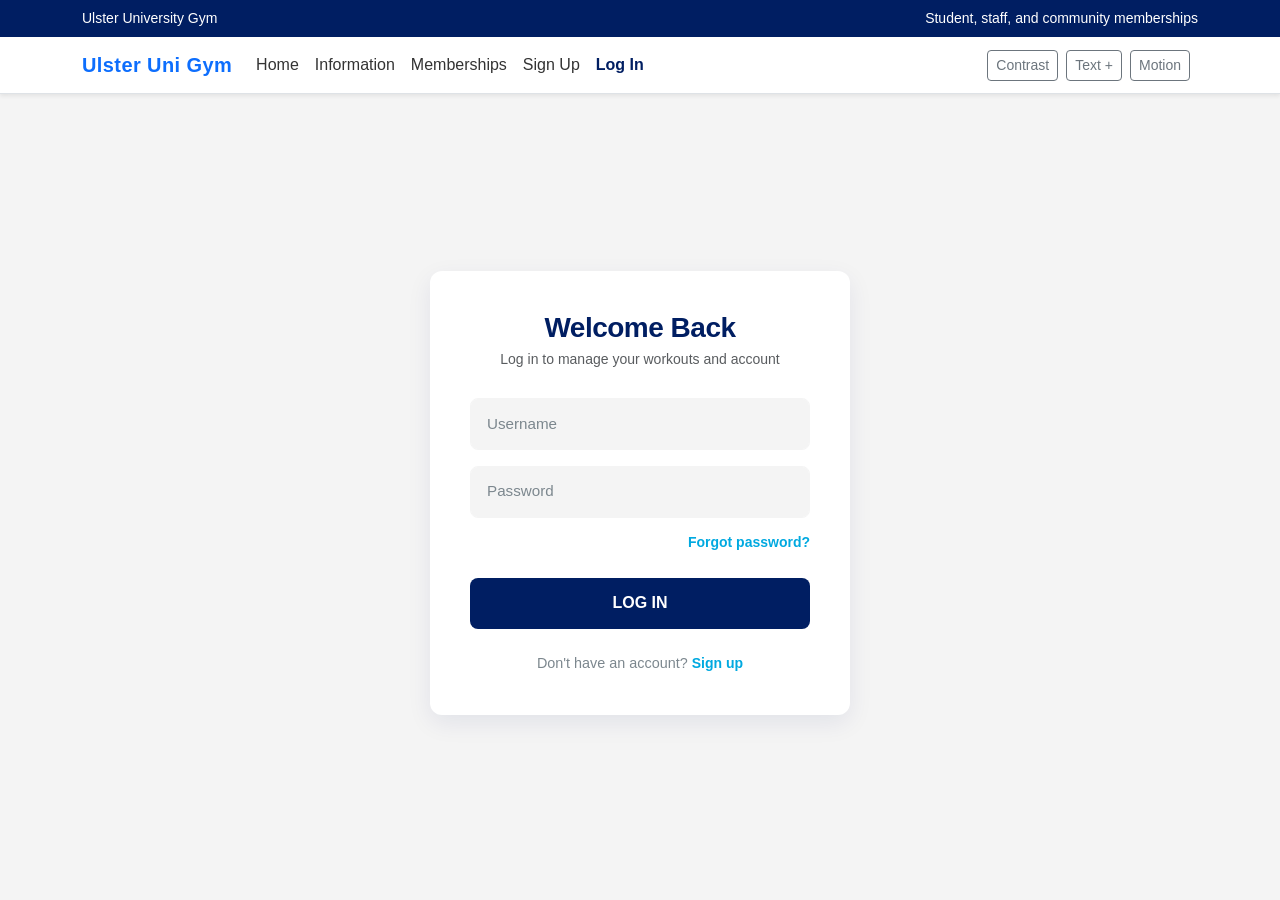
<file: dashboard.html>
<!doctype html>
<html lang="en">
<head>
  <meta charset="utf-8">
  <meta name="viewport" content="width=device-width, initial-scale=1">
  <title>UU Gym | Dashboard</title>
  <link href="https://cdn.jsdelivr.net/npm/bootstrap@5.3.3/dist/css/bootstrap.min.css" rel="stylesheet">
  <link rel="stylesheet" href="assets/css/global.css">
  <link rel="stylesheet" href="assets/css/styles.css">
</head>
<body data-page="dashboard">
  <div id="navbar-placeholder"></div>

  <main class="container py-5">
    <h1 class="h3">Welcome, <span class="js-dashboard-name">Member</span></h1>
    <p class="text-secondary">This is a placeholder dashboard for signed-in users.</p>

    <div class="row g-4 mt-1">
      <div class="col-md-6">
        <div class="card h-100 shadow-sm">
          <div class="card-body">
            <h2 class="h5">Your Membership</h2>
            <p class="mb-1 d-flex align-items-center gap-2">
              <strong>Plan:</strong> <span class="js-dashboard-plan">Not set</span>
              <!-- delete the plan if the user wants to change it (hidden if user has no active membership)-->
              <button class="btn btn-sm btn-outline-danger d-none js-cancel-plan" type="button">Cancel</button>
            </p>
            <p class="mb-0"><strong>Student ID:</strong> <span class="js-dashboard-student-id">Not set</span></p>
          </div>
        </div>
      </div>
      <div class="col-md-6">
        <div class="card h-100 shadow-sm">
          <div class="card-body">
            <h2 class="h5">Update Contact Details</h2>
            <form id="contactForm" novalidate>
              <div class="mb-3">
                <label class="form-label" for="contactPhone">Phone</label>
                <input class="form-control" id="contactPhone" name="phone" type="tel">
              </div>
              <div class="mb-3">
                <label class="form-label" for="contactEmergency">Emergency contact</label>
                <input class="form-control" id="contactEmergency" name="emergencyContact" type="text">
              </div>
              <button class="btn btn-primary" type="submit">Save Profile</button>
              <div class="form-text mt-2 js-contact-message"></div>
            </form>
          </div>
        </div>
      </div>
    </div>
  </main>

  <div id="footer-placeholder"></div>

  <script src="https://code.jquery.com/jquery-3.7.1.min.js"></script>
  <script src="https://cdn.jsdelivr.net/npm/bootstrap@5.3.3/dist/js/bootstrap.bundle.min.js"></script>
  <script src="assets/js/main.js"></script>
</body>
</html>
</file>
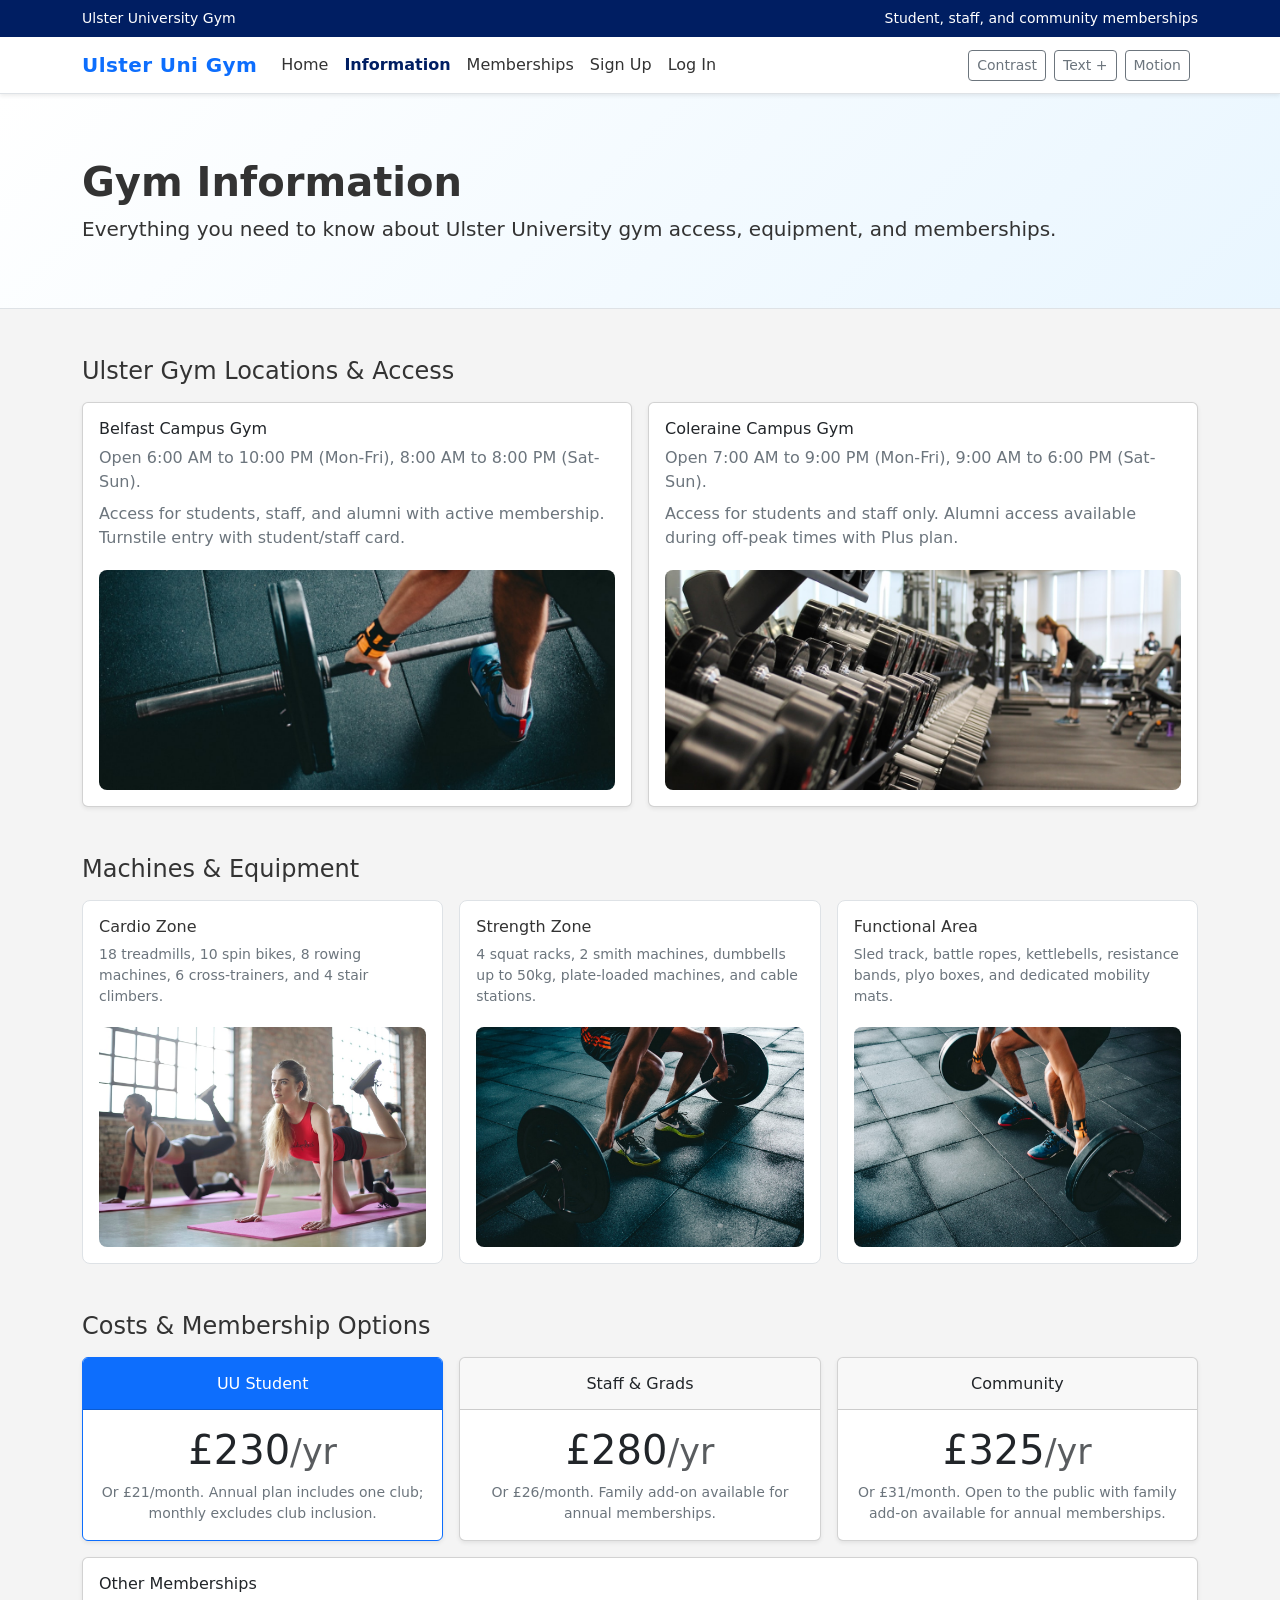
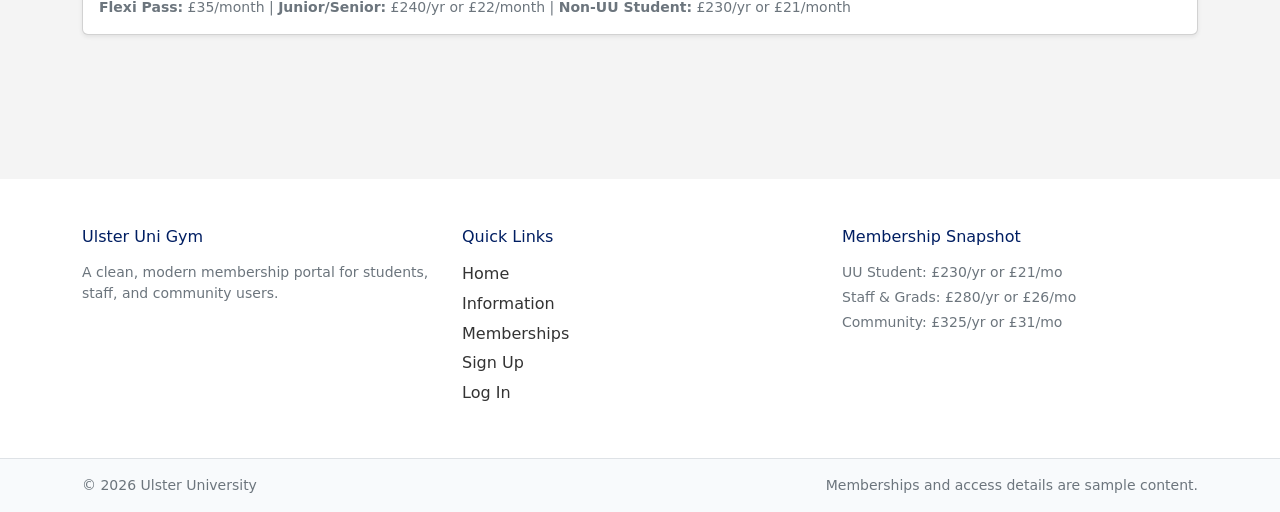
<file: information.html>
<!doctype html>
<html lang="en">
<head>
  <meta charset="utf-8">
  <meta name="viewport" content="width=device-width, initial-scale=1">
  <title>UU Gym | Information</title>
  <link href="https://cdn.jsdelivr.net/npm/bootstrap@5.3.3/dist/css/bootstrap.min.css" rel="stylesheet">
  <link rel="stylesheet" href="assets/css/global.css">
  <link rel="stylesheet" href="assets/css/styles.css">
</head>
<body data-page="info">
  <div id="navbar-placeholder"></div>

  <header class="py-5 hero-bg border-bottom">
    <div class="container py-3">
      <h1 class="display-6 fw-bold mb-2">Gym Information</h1>
      <p class="lead mb-0">Everything you need to know about Ulster University gym access, equipment, and memberships.</p>
    </div>
  </header>

  <main class="container py-5">
    <section class="mb-5">
      <h2 class="h4 mb-3">Ulster Gym Locations & Access</h2>
      <div class="row g-3">
        <div class="col-md-6">
          <div class="card h-100 shadow-sm">
            <div class="card-body">
              <h3 class="h6">Belfast Campus Gym</h3>
              <p class="text-secondary mb-2 mb-1">Open 6:00 AM to 10:00 PM (Mon-Fri), 8:00 AM to 8:00 PM (Sat-Sun).</p>
              <p class="text-secondary mb-2">Access for students, staff, and alumni with active membership. Turnstile entry with student/staff card.</p>
              <img class="img-fluid rounded-3 stock-image" src="assets/images/belfast-gym.jpg" alt="Modern gym training area" loading="lazy">
            </div>
          </div>
        </div>
        <div class="col-md-6">
          <div class="card h-100 shadow-sm">
            <div class="card-body">
              <h3 class="h6">Coleraine Campus Gym</h3>
              <p class="text-secondary mb-2 mb-1">Open 7:00 AM to 9:00 PM (Mon-Fri), 9:00 AM to 6:00 PM (Sat-Sun).</p>
              <p class="text-secondary mb-2">Access for students and staff only. Alumni access available during off-peak times with Plus plan.</p>
              <img class="img-fluid rounded-3 stock-image" src="assets/images/coleraine-gym.jpg" alt="Weights and gym equipment" loading="lazy">
            </div>
          </div>
        </div>
      </div>
    </section>

    <section class="mb-5">
      <h2 class="h4 mb-3">Machines & Equipment</h2>
      <div class="row g-3">
        <div class="col-md-4">
          <div class="p-3 border rounded-3 h-100 bg-white">
            <h3 class="h6">Cardio Zone</h3>
            <p class="text-secondary small mb-2">18 treadmills, 10 spin bikes, 8 rowing machines, 6 cross-trainers, and 4 stair climbers.</p>
            <img class="img-fluid rounded-3 stock-image" src="assets/images/cardio-zone.jpg" alt="Cardio machines in a gym" loading="lazy">
          </div>
        </div>
        <div class="col-md-4">
          <div class="p-3 border rounded-3 h-100 bg-white">
            <h3 class="h6">Strength Zone</h3>
            <p class="text-secondary small mb-2">4 squat racks, 2 smith machines, dumbbells up to 50kg, plate-loaded machines, and cable stations.</p>
            <img class="img-fluid rounded-3 stock-image" src="assets/images/strength-zone.jpg" alt="Strength training area with weights" loading="lazy">
          </div>
        </div>
        <div class="col-md-4">
          <div class="p-3 border rounded-3 h-100 bg-white">
            <h3 class="h6">Functional Area</h3>
            <p class="text-secondary small mb-2">Sled track, battle ropes, kettlebells, resistance bands, plyo boxes, and dedicated mobility mats.</p>
            <img class="img-fluid rounded-3 stock-image" src="assets/images/functional-zone.jpg" alt="Functional training zone" loading="lazy">
          </div>
        </div>
      </div>
    </section>

    <section class="mb-5">
      <h2 class="h4 mb-3">Costs & Membership Options</h2>
      <div class="row g-3">
        <div class="col-lg-4 col-md-6">
          <div class="card h-100 shadow-sm border-primary">
            <div class="card-header py-3 text-white bg-primary text-center">
              <h3 class="h6 my-0">UU Student</h3>
            </div>
            <div class="card-body text-center">
              <p class="display-6 mb-2">£230<small class="text-muted fw-light">/yr</small></p>
              <p class="text-secondary small mb-0">Or £21/month. Annual plan includes one club; monthly excludes club inclusion.</p>
            </div>
          </div>
        </div>
        <div class="col-lg-4 col-md-6">
          <div class="card h-100 shadow-sm">
            <div class="card-header py-3 text-center">
              <h3 class="h6 my-0">Staff &amp; Grads</h3>
            </div>
            <div class="card-body text-center">
              <p class="display-6 mb-2">£280<small class="text-muted fw-light">/yr</small></p>
              <p class="text-secondary small mb-0">Or £26/month. Family add-on available for annual memberships.</p>
            </div>
          </div>
        </div>
        <div class="col-lg-4 col-md-12">
          <div class="card h-100 shadow-sm">
            <div class="card-header py-3 text-center">
              <h3 class="h6 my-0">Community</h3>
            </div>
            <div class="card-body text-center">
              <p class="display-6 mb-2">£325<small class="text-muted fw-light">/yr</small></p>
              <p class="text-secondary small mb-0">Or £31/month. Open to the public with family add-on available for annual memberships.</p>
            </div>
          </div>
        </div>
        <div class="col-12 mt-3">
          <div class="card shadow-sm">
            <div class="card-body d-flex flex-column flex-md-row justify-content-between align-items-md-center gap-3">
              <div>
                <h3 class="h6 mb-1">Other Memberships</h3>
                <p class="small text-secondary mb-0"><strong>Flexi Pass:</strong> £35/month | <strong>Junior/Senior:</strong> £240/yr or £22/month | <strong>Non-UU Student:</strong> £230/yr or £21/month</p>
              </div>
            </div>
          </div>
        </div>
      </div>
    </section>
  </main>

  <div id="footer-placeholder"></div>

  <script src="https://code.jquery.com/jquery-3.7.1.min.js"></script>
  <script src="https://cdn.jsdelivr.net/npm/bootstrap@5.3.3/dist/js/bootstrap.bundle.min.js"></script>
  <script src="assets/js/main.js"></script>
</body>
</html>
</file>
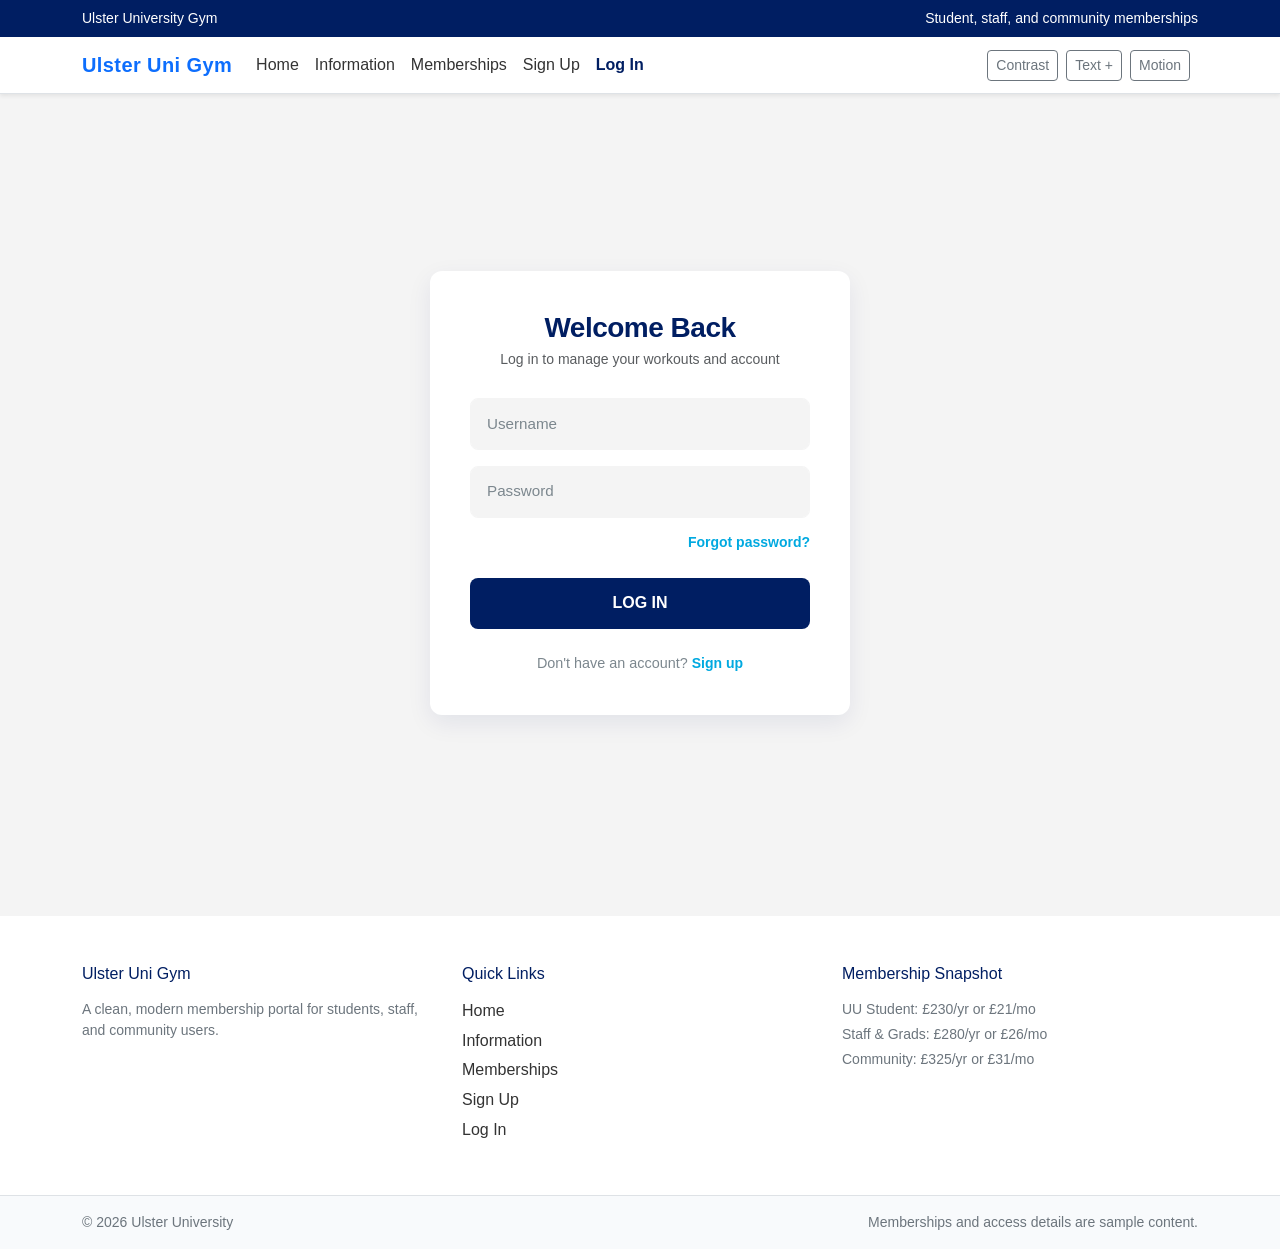
<file: login.html>
<!DOCTYPE html>
<html lang="en">
    <head>
        <meta charset="utf-8">
        <meta name="viewport" content="width=device-width, initial-scale=1">
        <title>UU Gym | Log In</title>
        <link
            href="https://cdn.jsdelivr.net/npm/bootstrap@5.3.3/dist/css/bootstrap.min.css"
            rel="stylesheet">
        <link rel="stylesheet" href="assets/css/global.css">
        <link rel="stylesheet" href="assets/css/styles.css">
        <link rel="stylesheet" href="assets/css/authentication.css">
        <script src="assets/js/auth/auth.js" defer></script>
    </head>
    <body data-page="login">

        <div id="navbar-placeholder"></div>

        <main
            class="container auth-wrapper my-4">
            <div class="authentication-form-container">

                <div class="authentication-form-header">
                    <h3>Welcome Back</h3>
                    <p class="text-muted small mt-1">Log in to manage your
                        workouts and account</p>
                </div>

                <form id="login-form" name="login-form"
                    onsubmit="loginUser(event)">
                    <div class="vstack gap-3">
                        <div>
                            <input type="text" id="login-username"
                                class="form-control" placeholder="Username"
                                required>
                        </div>
                        <div>
                            <input type="password" id="login-password"
                                class="form-control" placeholder="Password"
                                required>
                        </div>

                        <div class="forgot-password">
                            <a href="#">Forgot password?</a>
                        </div>

                        <div>
                            <button class="submit-btn" id="log-in-button"
                                type="submit">LOG IN</button>
                        </div>
                    </div>
                </form>

                <div class="signup">
                    Don't have an account? <a href="signup.html">Sign up</a>
                </div>

            </div>
        </main>

        <div id="footer-placeholder"></div>

        <script src="https://code.jquery.com/jquery-3.7.1.min.js"></script>
        <script
            src="https://cdn.jsdelivr.net/npm/bootstrap@5.3.3/dist/js/bootstrap.bundle.min.js"></script>
        <script src="assets/js/main.js"></script>
    </body>
</html>
</file>
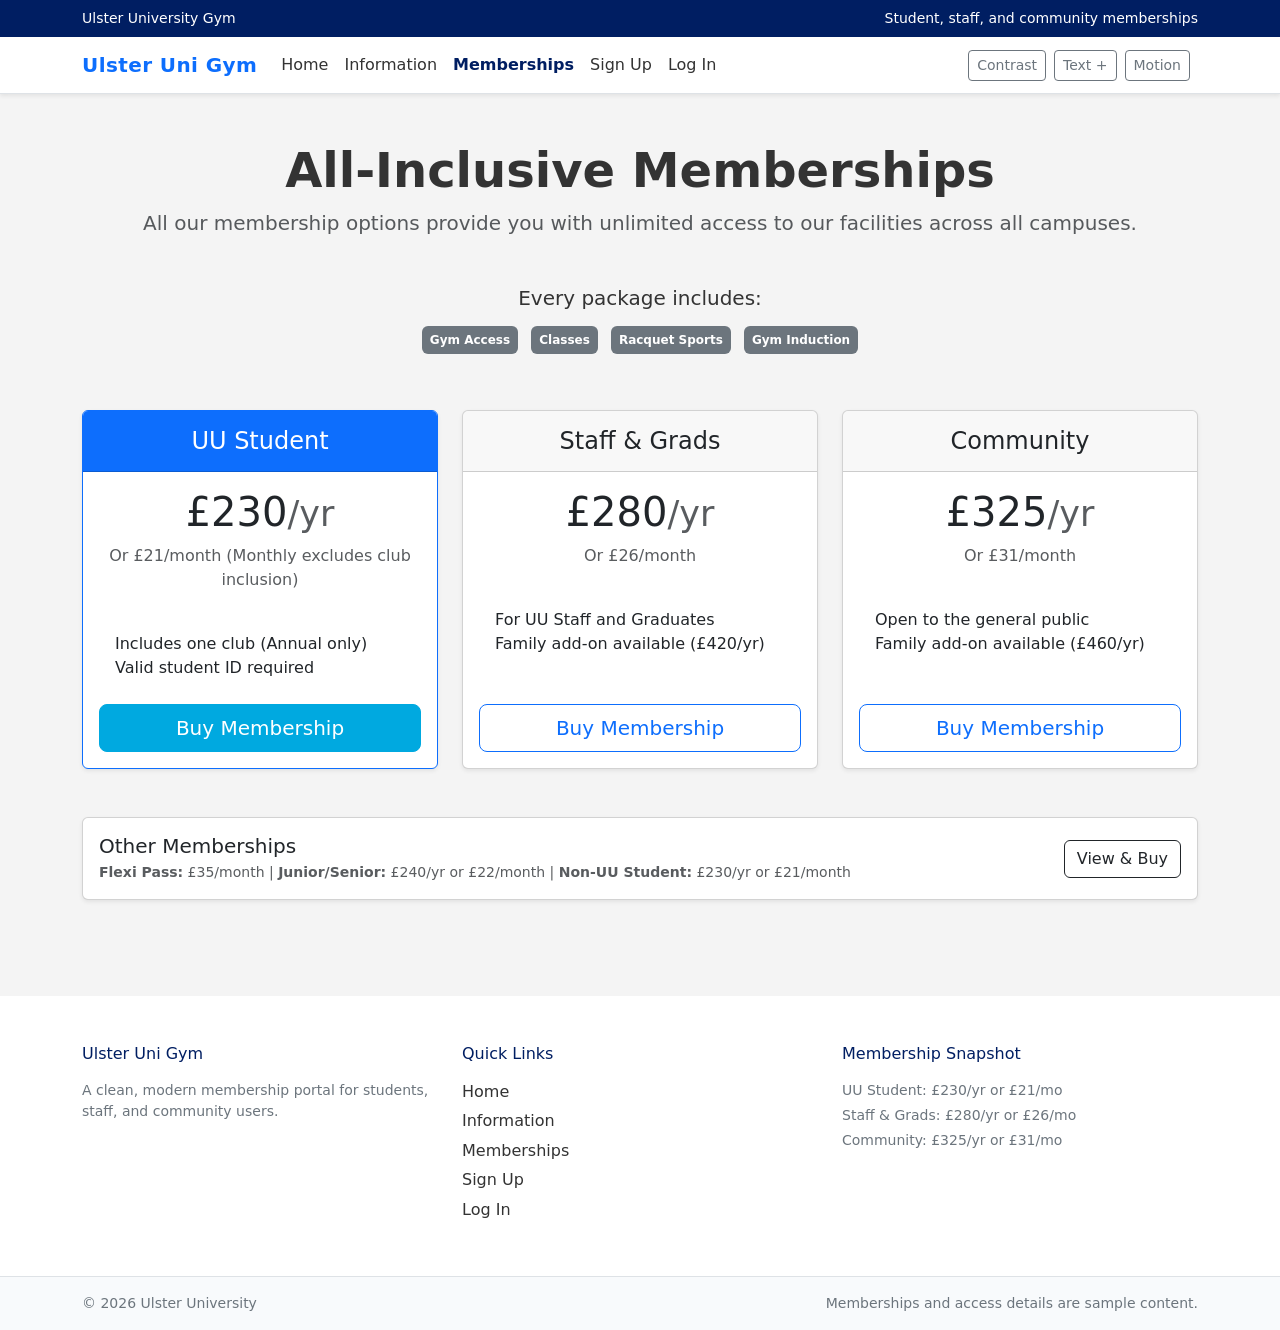
<file: membership.html>
<!doctype html>
<html lang="en">
<head>
  <meta charset="utf-8">
  <meta name="viewport" content="width=device-width, initial-scale=1">
  <title>UU Gym | Memberships</title>
  <link href="https://cdn.jsdelivr.net/npm/bootstrap@5.3.3/dist/css/bootstrap.min.css" rel="stylesheet">
  <link rel="stylesheet" href="assets/css/global.css">
  <link rel="stylesheet" href="assets/css/styles.css">
</head>
<body data-page="membership">
  <div id="navbar-placeholder"></div>

  <!-- Main Content -->
  <main class="container py-5">
    <div class="text-center mb-5">
      <h1 class="display-5 fw-bold">All-Inclusive Memberships</h1>
      <p class="lead text-muted">All our membership options provide you with unlimited access to our facilities across all campuses.</p>
    </div>

    <div class="row mb-5">
      <div class="col-md-8 mx-auto text-center">
        <h5 class="mb-3">Every package includes:</h5>
        <ul class="list-inline mb-0">
          <li class="list-inline-item badge bg-secondary p-2 mb-2">Gym Access</li>
          <li class="list-inline-item badge bg-secondary p-2 mb-2">Classes</li>
          <li class="list-inline-item badge bg-secondary p-2 mb-2">Racquet Sports</li>
          <li class="list-inline-item badge bg-secondary p-2 mb-2">Gym Induction</li>
        </ul>
      </div>
    </div>

    <!-- Pricing Cards -->
    <div class="row g-4 justify-content-center">
      
      <!-- Student Plan -->
      <div class="col-lg-4 col-md-6">
        <div class="card h-100 shadow-sm border-primary">
          <div class="card-header py-3 text-white bg-primary text-center">
            <h4 class="my-0 fw-normal">UU Student</h4>
          </div>
          <div class="card-body d-flex flex-column text-center">
            <h1 class="card-title pricing-card-title">£230<small class="text-muted fw-light">/yr</small></h1>
            <p class="text-muted mb-4">Or £21/month (Monthly excludes club inclusion)</p>
            <ul class="list-unstyled mt-3 mb-4 flex-grow-1 text-start px-3">
              <li>Includes one club (Annual only)</li>
              <li>Valid student ID required</li>
            </ul>
            <button type="button" class="btn btn-lg btn-primary mt-auto" data-bs-toggle="modal" data-bs-target="#purchaseModal" data-plan="UU Student">Buy Membership</button>
          </div>
        </div>
      </div>

      <!-- Staff & Grads Plan -->
      <div class="col-lg-4 col-md-6">
        <div class="card h-100 shadow-sm">
          <div class="card-header py-3 text-center">
            <h4 class="my-0 fw-normal">Staff & Grads</h4>
          </div>
          <div class="card-body d-flex flex-column text-center">
            <h1 class="card-title pricing-card-title">£280<small class="text-muted fw-light">/yr</small></h1>
            <p class="text-muted mb-4">Or £26/month</p>
            <ul class="list-unstyled mt-3 mb-4 flex-grow-1 text-start px-3">
              <li>For UU Staff and Graduates</li>
              <li>Family add-on available (£420/yr)</li>
            </ul>
            <button type="button" class="btn btn-lg btn-outline-primary mt-auto" data-bs-toggle="modal" data-bs-target="#purchaseModal" data-plan="Staff & Grads">Buy Membership</button>
          </div>
        </div>
      </div>

      <!-- Community Plan -->
      <div class="col-lg-4 col-md-6">
        <div class="card h-100 shadow-sm">
          <div class="card-header py-3 text-center">
            <h4 class="my-0 fw-normal">Community</h4>
          </div>
          <div class="card-body d-flex flex-column text-center">
            <h1 class="card-title pricing-card-title">£325<small class="text-muted fw-light">/yr</small></h1>
            <p class="text-muted mb-4">Or £31/month</p>
            <ul class="list-unstyled mt-3 mb-4 flex-grow-1 text-start px-3">
              <li>Open to the general public</li>
              <li>Family add-on available (£460/yr)</li>
            </ul>
            <button type="button" class="btn btn-lg btn-outline-primary mt-auto" data-bs-toggle="modal" data-bs-target="#purchaseModal" data-plan="Community">Buy Membership</button>
          </div>
        </div>
      </div>

      <!-- Other Options -->
      <div class="col-12 mt-5">
        <div class="card shadow-sm">
          <div class="card-body d-flex justify-content-between align-items-center flex-wrap gap-3">
            <div>
              <h5 class="mb-1">Other Memberships</h5>
              <p class="mb-0 text-muted small"><strong>Flexi Pass:</strong> £35/month | <strong>Junior/Senior:</strong> £240/yr or £22/month | <strong>Non-UU Student:</strong> £230/yr or £21/month</p>
            </div>
            <button type="button" class="btn btn-outline-dark" data-bs-toggle="modal" data-bs-target="#purchaseModal" data-plan="Other">View & Buy</button>
          </div>
        </div>
      </div>

    </div>
  </main>

  <!-- Purchase Modal -->
  <div class="modal fade" id="purchaseModal" tabindex="-1" aria-labelledby="purchaseModalLabel" aria-hidden="true">
    <div class="modal-dialog">
      <div class="modal-content">
        <form id="purchaseForm" novalidate>
          <div class="modal-header bg-dark text-white">
            <h5 class="modal-title" id="purchaseModalLabel">Complete Your Purchase</h5>
            <button type="button" class="btn-close btn-close-white" data-bs-dismiss="modal" aria-label="Close"></button>
          </div>
          <div class="modal-body">
            
            <h6 class="mb-3">1. Membership Details</h6>
            <div class="mb-3">
              <label for="modalPlanSelect" class="form-label">Selected Plan</label>
              <select class="form-select" id="modalPlanSelect" name="selectedPlan" required>
                <option value="">Choose...</option>
                <option value="UU Student - Annual">UU Student - £230/yr</option>
                <option value="UU Student - Monthly">UU Student - £21/mo</option>
                <option value="Staff & Grads - Annual">Staff & Grads - £280/yr</option>
                <option value="Staff & Grads - Monthly">Staff & Grads - £26/mo</option>
                <option value="Community - Annual">Community - £325/yr</option>
                <option value="Community - Monthly">Community - £31/mo</option>
                <option value="Flexi Pass - Monthly">Flexi Pass - £35/mo</option>
              </select>
            </div>

            <hr class="my-4">
            
            <h6 class="mb-3">2. Payment Information (Dummy)</h6>
            <div class="mb-3">
              <label for="ccName" class="form-label">Name on card</label>
              <input type="text" class="form-control" id="ccName" name="ccName" required>
              <small class="text-muted">Full name as displayed on card</small>
            </div>
            <div class="mb-3">
              <label for="ccNumber" class="form-label">Credit card number</label>
              <input type="text" class="form-control" id="ccNumber" name="ccNumber" placeholder="0000 0000 0000 0000" required>
            </div>
            <div class="row">
              <div class="col-6 mb-3">
                <label for="ccExpiration" class="form-label">Expiration</label>
                <input type="text" class="form-control" id="ccExpiration" name="ccExpiration" placeholder="MM/YY" required>
              </div>
              <div class="col-6 mb-3">
                <label for="ccCvv" class="form-label">CVV</label>
                <input type="text" class="form-control" id="ccCvv" name="ccCvv" required>
              </div>
            </div>
            
            <div class="alert alert-success d-none js-purchase-success mt-3" role="alert">
              Payment successful! Membership saved.
            </div>
            <div class="alert alert-danger d-none js-purchase-error mt-3" role="alert">
              Please fill out all fields.
            </div>

          </div>
          <div class="modal-footer">
            <button type="button" class="btn btn-secondary" data-bs-dismiss="modal">Cancel</button>
            <button type="submit" class="btn btn-primary">Process Payment</button>
          </div>
        </form>
      </div>
    </div>
  </div>

  <div id="footer-placeholder"></div>

  <script src="https://code.jquery.com/jquery-3.7.1.min.js"></script>
  <script src="https://cdn.jsdelivr.net/npm/bootstrap@5.3.3/dist/js/bootstrap.bundle.min.js"></script>
  <script src="assets/js/main.js"></script>
  <script>
    $(document).ready(function() {
      
      // --- NEW FEATURE: Check for existing active plan ---
      const activeUsername = localStorage.getItem("currentUser");
      
      if (activeUsername) {
        const userString = localStorage.getItem(activeUsername);
        if (userString) {
          const userObject = JSON.parse(userString);
          
          // If the user already has a plan, lock the page
          if (userObject.plan) {
            
            // 1. Disable all buttons that open the modal
            $('[data-bs-target="#purchaseModal"]').each(function() {
              $(this).prop('disabled', true);
              $(this).text('Active Plan Exists');
              // Swap the blue styling for a neutral grey so it looks disabled
              $(this).removeClass('btn-primary btn-outline-primary btn-outline-dark').addClass('btn-secondary');
            });
            
            // 2. Inject a warning message above the pricing cards
            const alertMessage = `
              <div class="col-12 mb-4">
                <div class="alert alert-info text-center shadow-sm">
                  <strong>Notice:</strong> You currently have the <strong>${userObject.plan}</strong> plan active. 
                  You must <a href="dashboard.html" class="alert-link">cancel it on your dashboard</a> before purchasing a new membership.
                </div>
              </div>
            `;
            $('.row.g-4').prepend(alertMessage);
          }
        }
      }
      // ---------------------------------------------------

      // Auto-select the plan in the modal based on which button was clicked
      $('#purchaseModal').on('show.bs.modal', function (event) {
        const button = $(event.relatedTarget);
        const plan = button.data('plan');
        const modal = $(this);
        
        // Reset form and alerts when opening
        $('#purchaseForm')[0].reset();
        $('.js-purchase-success, .js-purchase-error').addClass('d-none');

        // Simple fuzzy match to pre-select dropdown based on data-plan attribute
        if (plan) {
          modal.find('#modalPlanSelect option').each(function() {
            if ($(this).val().includes(plan)) {
              $(this).prop('selected', true);
              return false; // Break loop
            }
          });
        }
      });

      // Handle the dummy payment submission
      $('#purchaseForm').on('submit', function(event) {
        event.preventDefault();
        
        if (!this.checkValidity()) {
          $('.js-purchase-error').removeClass('d-none');
          $('.js-purchase-success').addClass('d-none');
          return;
        }

        // Hide error if present
        $('.js-purchase-error').addClass('d-none');
        
        // Get form data
        const formData = Object.fromEntries(new FormData(this).entries());
        
        if (!activeUsername) {
            alert("You must be logged in to purchase a membership.");
            window.location.href = "login.html";
            return;
        }

        // Retrieve their account document directly from standard local storage
        const userString = localStorage.getItem(activeUsername); 
        if (userString) {
            const userObject = JSON.parse(userString);
            
            // Attach the new membership plan
            userObject.plan = formData.selectedPlan;
            
            // Overwrite their old document with the updated one
            localStorage.setItem(activeUsername, JSON.stringify(userObject));
        }

        // Show success message
        $('.js-purchase-success').removeClass('d-none');
        
        // Close modal after short delay, then reload page to show the disabled state
        setTimeout(() => {
          $('#purchaseModal').modal('hide');
          location.reload(); 
        }, 1500);
      });
    });
  </script>
</body>
</html>
</file>
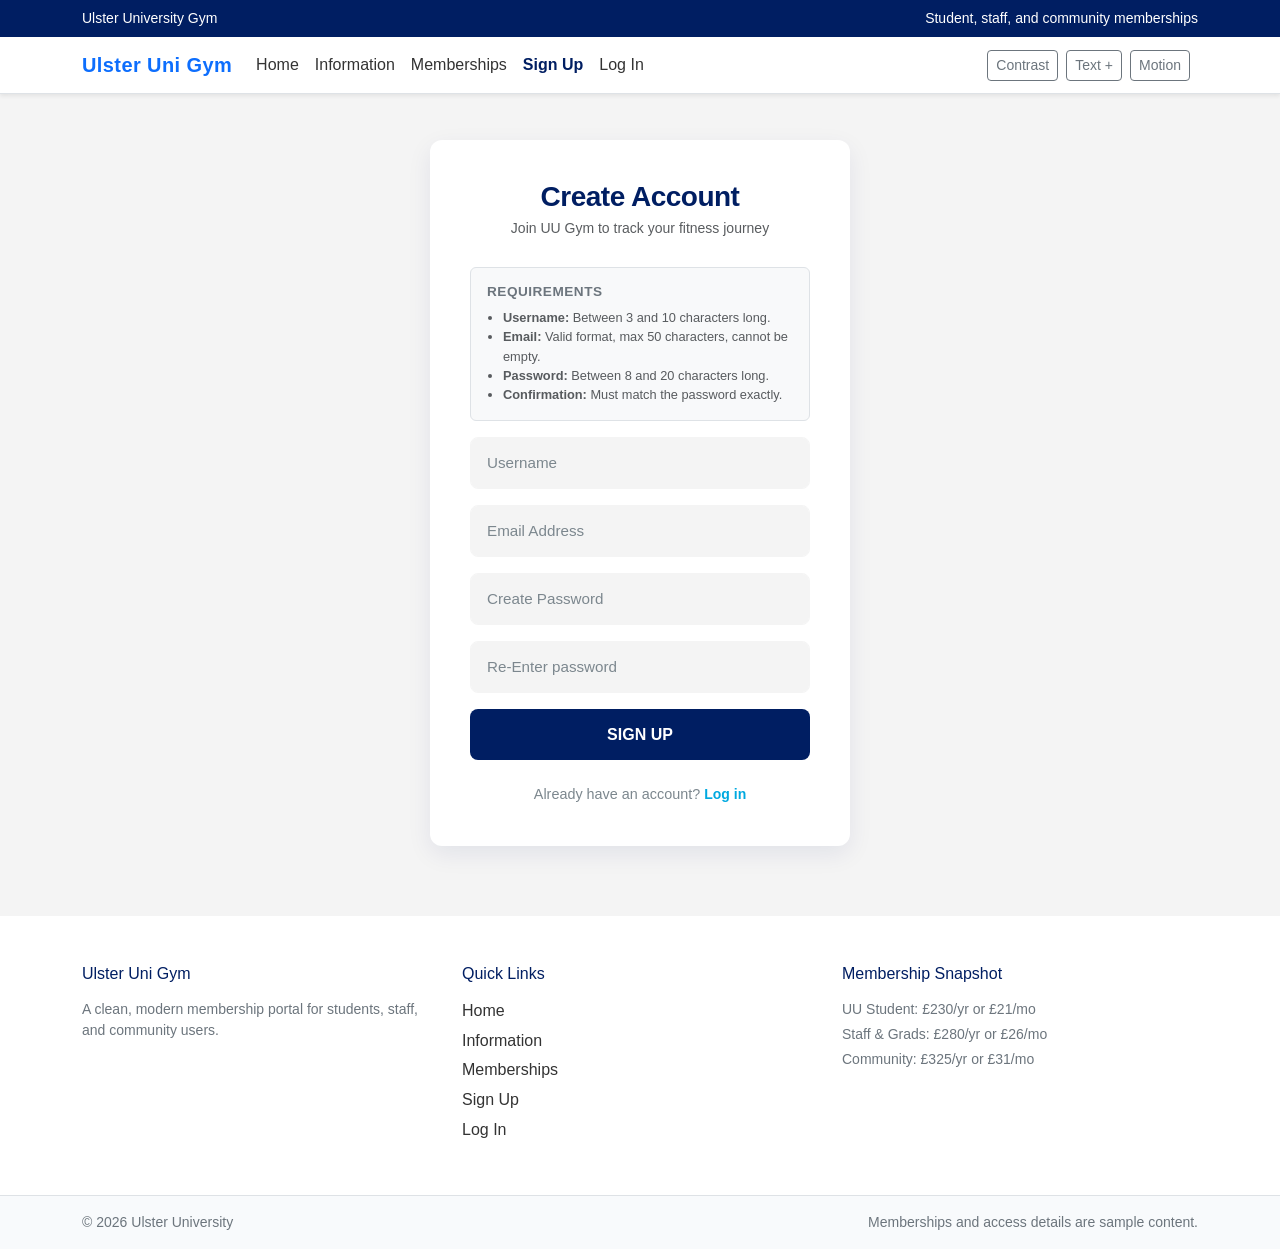
<file: signup.html>
<!DOCTYPE html>
<html lang="en">
    <head>
        <meta charset="utf-8">
        <meta name="viewport" content="width=device-width, initial-scale=1">
        <title>UU Gym | Sign Up</title>
        <link
            href="https://cdn.jsdelivr.net/npm/bootstrap@5.3.3/dist/css/bootstrap.min.css"
            rel="stylesheet">
        <link rel="stylesheet" href="assets/css/global.css">
        <link rel="stylesheet" href="assets/css/styles.css">
        <link rel="stylesheet" href="assets/css/authentication.css">
        <script src="assets/js/auth/auth.js" defer></script>
    </head>
    <body data-page="signup">

        <div id="navbar-placeholder"></div>

        <main
            class="container auth-wrapper my-4">
            <div class="authentication-form-container">

                <div class="authentication-form-header">
                    <h3>Create Account</h3>
                    <p class="text-muted small mt-1">Join UU Gym to track your
                        fitness journey</p>
                </div>

                <div
                    class="field-requirements mb-3 p-3 bg-light rounded border">
                    <h6 class="text-secondary fw-bold mb-2"
                        style="font-size: 0.85rem; text-transform: uppercase; letter-spacing: 0.5px;">Requirements</h6>
                    <ul class="mb-0 ps-3 text-muted" style="font-size: 0.8rem;">
                        <li><strong>Username:</strong> Between 3 and 10
                            characters long.</li>
                        <li><strong>Email:</strong> Valid format, max 50
                            characters, cannot be empty.</li>
                        <li><strong>Password:</strong> Between 8 and 20
                            characters long.</li>
                        <li><strong>Confirmation:</strong> Must match the
                            password exactly.</li>
                    </ul>
                </div>

                <form id="signup-form" name="signup-form"
                    onsubmit="createUser(event)">
                    <div class="vstack gap-3 mb-2">
                        <div>
                            <input type="text" id="username"
                                class="form-control" placeholder="Username"
                                required>
                        </div>
                        <div>
                            <input type="email" id="email" class="form-control"
                                placeholder="Email Address" required>
                        </div>
                        <div>
                            <input type="password" id="password"
                                class="form-control"
                                placeholder="Create Password" required>
                        </div>
                        <div>
                            <input type="password" id="confirm-password"
                                class="form-control"
                                placeholder="Re-Enter password" required>
                        </div>
                    </div>

                    <div class="mt-3">
                        <button class="submit-btn" id="sign-up-button"
                            type="submit">SIGN UP</button>
                    </div>
                </form>

                <div class="signup">
                    Already have an account? <a href="login.html">Log in</a>
                </div>

            </div>
        </main>

        <div id="footer-placeholder"></div>

        <script src="https://code.jquery.com/jquery-3.7.1.min.js"></script>
        <script
            src="https://cdn.jsdelivr.net/npm/bootstrap@5.3.3/dist/js/bootstrap.bundle.min.js"></script>
        <script src="assets/js/main.js"></script>
    </body>
</html>
</file>
<file: assets/css/global.css>
:root {
    /* Primary Colours */
    --bs-primary: #001E62;
    --color-primary-blue: #001E62;
    --color-accent-blue: #00A9E0;

    /* Secondary / Background Base colours */
    --color-white: #FFFFFF;
    --color-light-grey: #F4F4F4;
    --color-text-dark: #333333;

    /* Accent colours */
    --color-muted-grey: #7C878E;
}
</file>
<file: assets/css/styles.css>
body {
  background-color: var(--color-light-grey);
  color: var(--color-text-dark);
}

.skip-link {
  position: absolute;
  left: 0.75rem;
  top: -3rem;
  z-index: 2000;
  background: #ffffff;
  color: #000000;
  padding: 0.5rem 0.75rem;
  border: 2px solid var(--color-primary-blue);
  border-radius: 0.375rem;
  text-decoration: none;
}

.skip-link:focus {
  top: 0.75rem;
}

:focus-visible {
  outline: 3px solid var(--color-accent-blue);
  outline-offset: 2px;
}

.hero-bg {
  background: linear-gradient(135deg, #ffffff, #e9f6ff);
}

.utility-bar {
  background-color: var(--color-primary-blue);
  color: var(--color-white);
}

.site-header .navbar-brand {
  letter-spacing: 0.02em;
}

.site-header .nav-link {
  color: var(--color-text-dark);
  font-weight: 500;
}

.site-header .nav-link:hover {
  color: var(--color-primary-blue);
}

.accessibility-controls .btn[aria-pressed="true"] {
  background-color: var(--color-primary-blue);
  border-color: var(--color-primary-blue);
  color: var(--color-white);
}

.navbar .nav-link.active {
  color: var(--color-primary-blue) !important;
  font-weight: 700;
}

.btn-primary {
  background-color: var(--color-accent-blue);
  border-color: var(--color-accent-blue);
}

.btn-primary:hover,
.btn-primary:focus {
  background-color: #0097ca;
  border-color: #0097ca;
}

.site-footer {
  background-color: var(--color-white);
}

.footer-heading {
  color: var(--color-primary-blue);
  margin-bottom: 1rem;
}

.footer-links .nav-link {
  color: var(--color-text-dark);
  padding-bottom: 0.35rem;
}

.footer-links .nav-link:hover {
  color: var(--color-accent-blue);
}

.footer-bottom {
  background-color: #f8fafc;
}

.stock-image {
  width: 100%;
  height: 220px;
  object-fit: cover;
  margin-top: 0.75rem;
}

.a11y-large-text {
  font-size: 122.5%;
}

.a11y-high-contrast {
  background-color: #ffffff;
  color: #000000;
}

.a11y-high-contrast .utility-bar,
.a11y-high-contrast .footer-bottom {
  background-color: #000000;
  color: #ffffff !important;
}

.a11y-high-contrast .site-header .nav-link,
.a11y-high-contrast .footer-links .nav-link {
  color: #000000;
}

.a11y-high-contrast .btn-primary {
  background-color: #000000;
  border-color: #000000;
}

.a11y-high-contrast .card,
.a11y-high-contrast .site-footer {
  border-color: #000000;
}

.a11y-reduced-motion *,
.a11y-reduced-motion *::before,
.a11y-reduced-motion *::after {
  animation: none !important;
  transition: none !important;
  scroll-behavior: auto !important;
}

@media (prefers-reduced-motion: reduce) {
  * {
    animation: none !important;
    transition: none !important;
  }
}

.image-placeholder {
  display: flex;
  align-items: center;
  justify-content: center;
  min-height: 170px;
  border: 2px dashed var(--color-muted-grey);
  border-radius: 0.75rem;
  color: var(--color-muted-grey);
  background-color: #fafafa;
  font-size: 0.9rem;
}
</file>
<file: assets/css/authentication.css>
body {
    background-color: var(--color-light-grey);
    font-family: 'Segoe UI', Tahoma, Geneva, Verdana, sans-serif;
    margin: 0;
    color: var(--color-text-dark);
}

.auth-wrapper {
    display: flex;
    justify-content: center;
    align-items: center;
    min-height: calc(100vh - 150px);
}

.authentication-form-container {
    background-color: var(--color-white);
    padding: 2.5rem;
    border-radius: 12px;
    box-shadow: 0 8px 24px rgba(0, 30, 98, 0.08);
    width: 100%;
    max-width: 420px;
    box-sizing: border-box;
}

.authentication-form-header {
    text-align: center;
    margin-bottom: 1.75rem;
}

.authentication-form-header h3 {
    color: var(--color-primary-blue);
    font-size: 1.75rem;
    font-weight: 700;
    margin: 0;
    letter-spacing: -0.5px;
}

.form-control {
    width: 100%;
    padding: 0.85rem 1rem;
    border: 1.5px solid var(--color-light-grey);
    background-color: var(--color-light-grey);
    border-radius: 8px;
    font-size: 0.95rem;
    color: var(--color-text-dark);
    box-sizing: border-box;
    box-shadow: none;
    transition: all 0.3s ease;
}

.form-control:focus {
    outline: none;
    border-color: var(--color-accent-blue);
    background-color: var(--color-white);
    box-shadow: 0 0 0 3px rgba(0, 169, 224, 0.15);
}

.form-control::placeholder {
    color: var(--color-muted-grey);
}

.forgot-password {
    text-align: right;
    margin-top: -0.25rem;
    margin-bottom: 0.5rem;
}

.forgot-password a,
.signup a {
    color: var(--color-accent-blue);
    text-decoration: none;
    font-size: 0.875rem;
    font-weight: 600;
    transition: color 0.2s ease;
}

.forgot-password a:hover,
.signup a:hover {
    color: var(--color-primary-blue);
    text-decoration: underline;
}

.submit-btn {
    width: 100%;
    padding: 0.85rem;
    background-color: var(--color-primary-blue);
    color: var(--color-white);
    border: none;
    border-radius: 8px;
    font-size: 1rem;
    font-weight: 600;
    cursor: pointer;
    transition: background-color 0.3s ease, transform 0.1s ease;
}

.submit-btn:hover {
    background-color: var(--color-accent-blue);
}

.submit-btn:active {
    transform: scale(0.98);
}

.signup {
    text-align: center;
    margin-top: 1.5rem;
    font-size: 0.9rem;
    color: var(--color-muted-grey);
}
</file>
